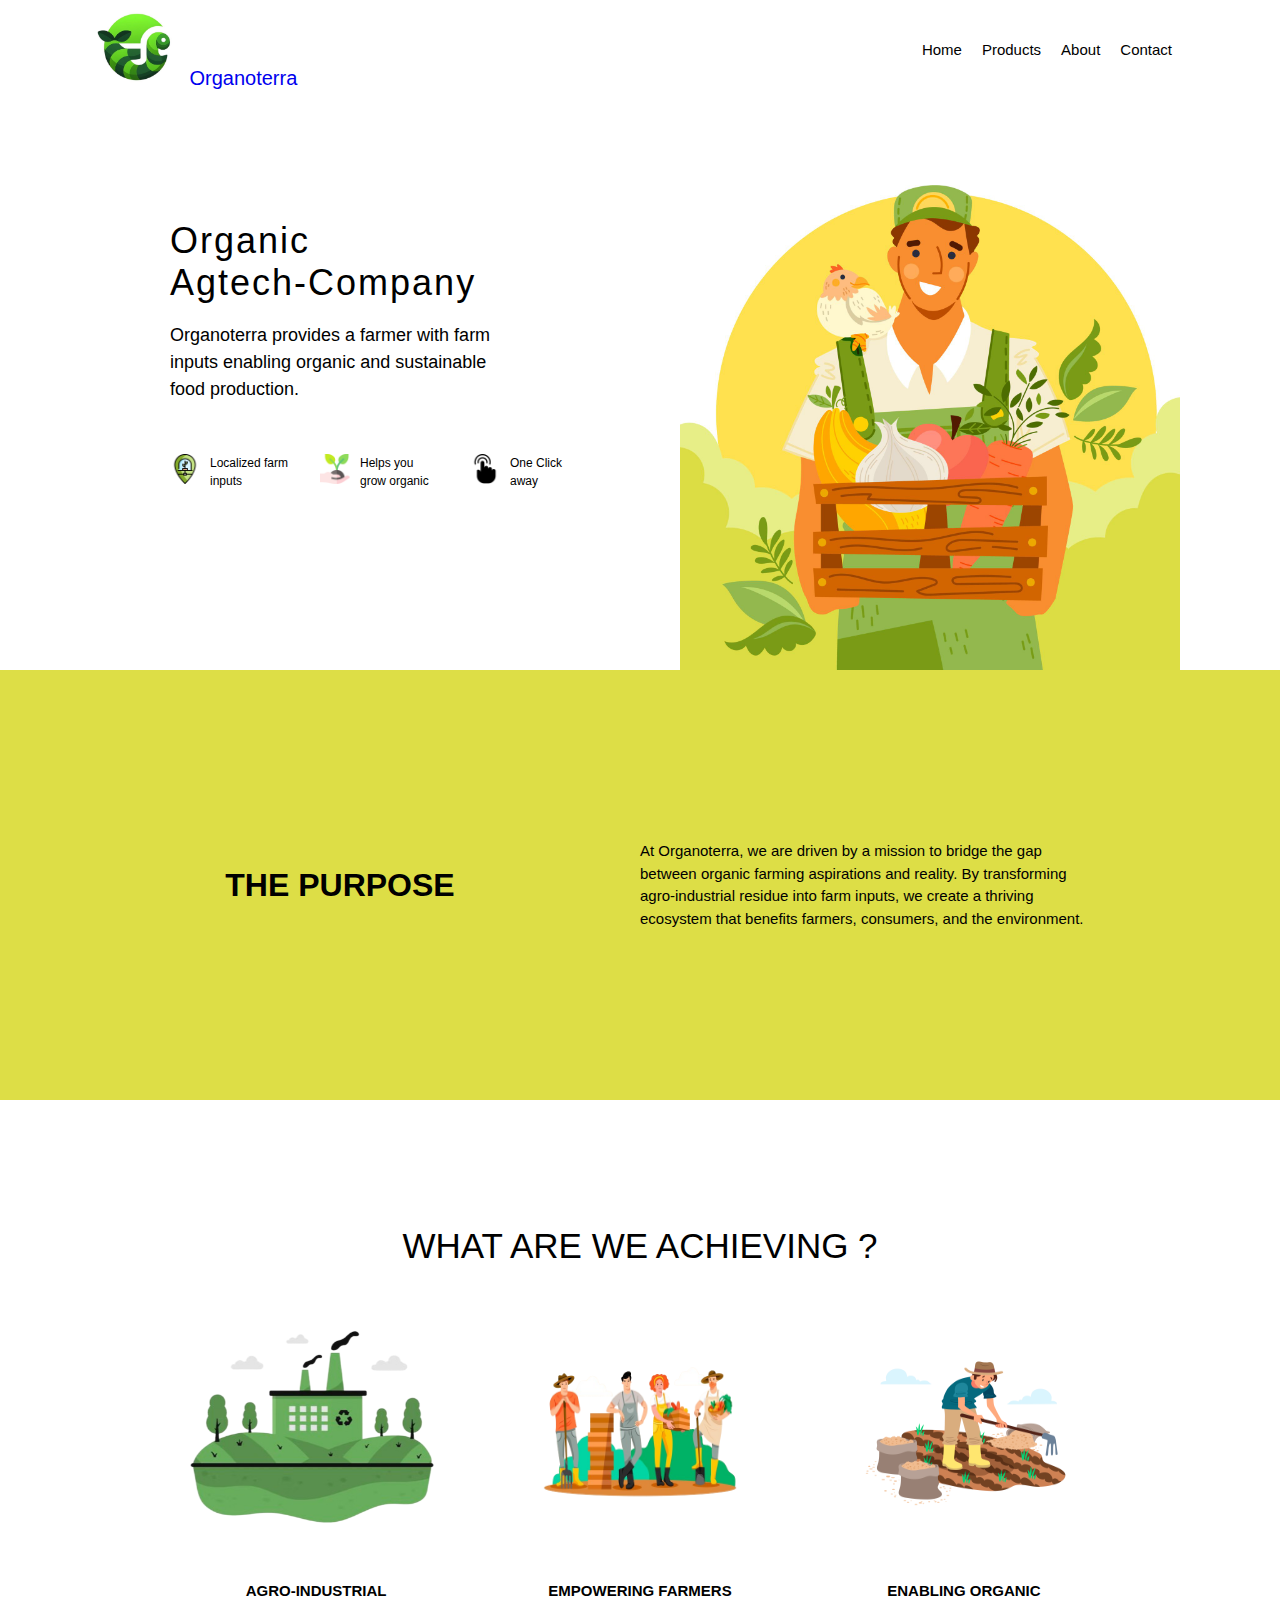
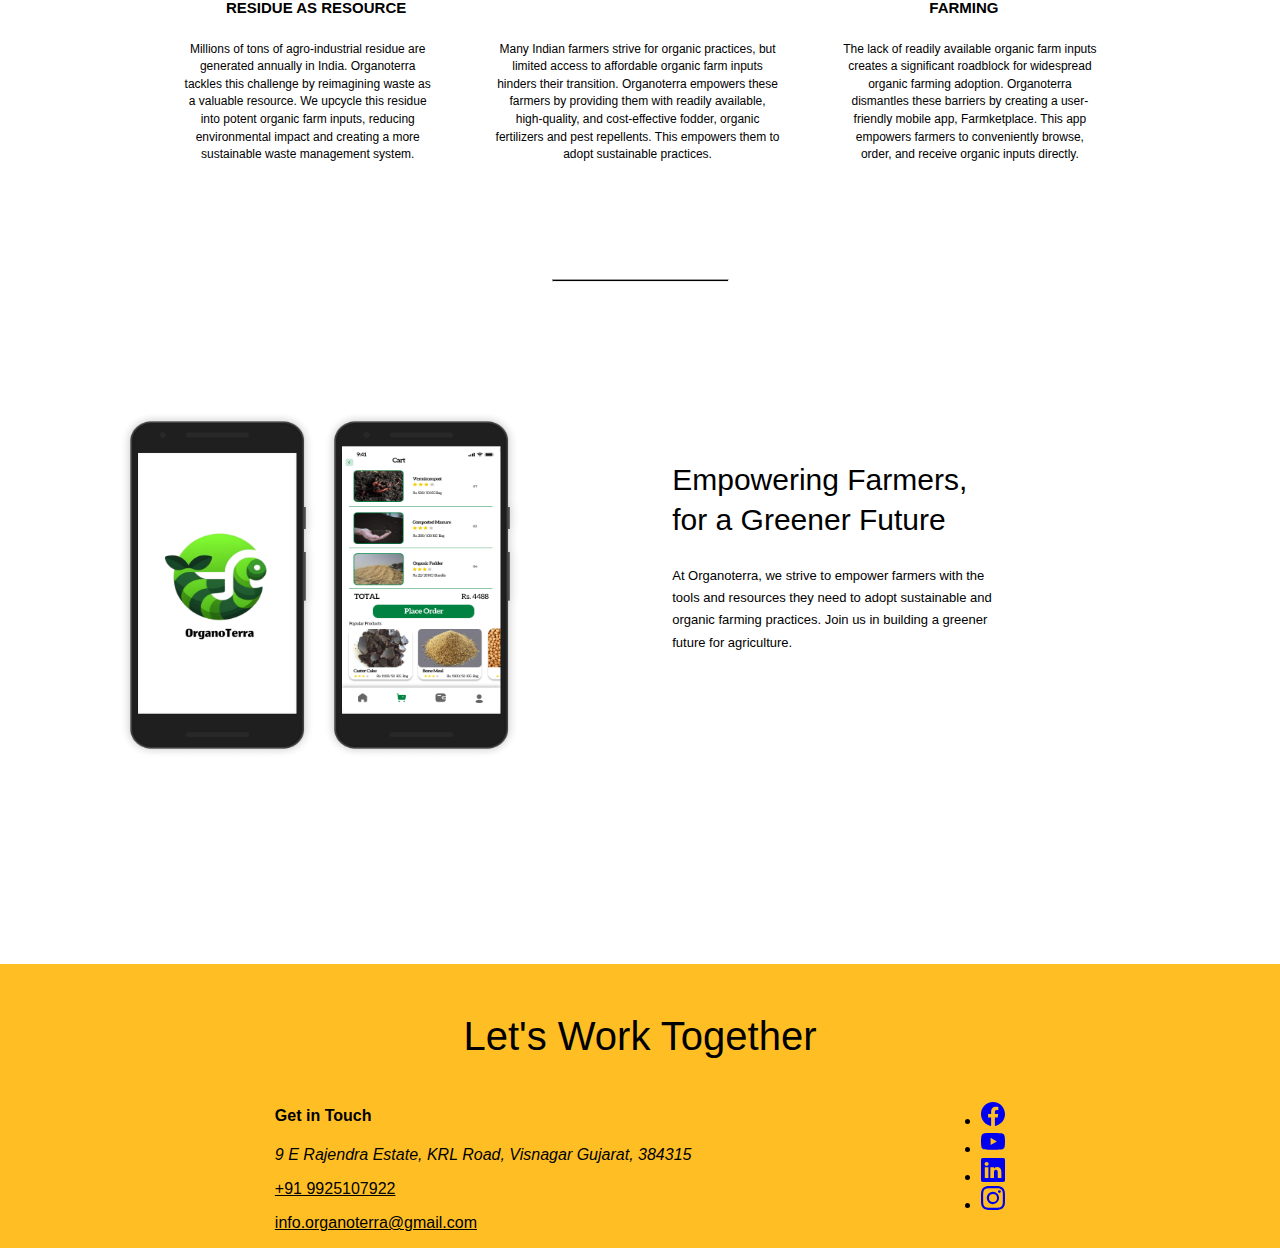
<file: index.html>
<!DOCTYPE html>
<html lang="en">

<head>
    <meta charset="UTF-8">
    <meta name="viewport" content="width=device-width, initial-scale=1.0">
    <meta http-equiv="Content-Security-Policy" content="
        default-src 'none';
        style-src 'self' 'unsafe-inline';
        img-src 'self' data;
        " />
    <title>Organoterra</title>
    <link rel="stylesheet" href="css/style.css">
    <link rel="stylesheet" href="css/footer.css">
    <link rel="stylesheet" href="https://unpkg.com/bootstrap@5.3.3/dist/css/bootstrap.min.css">
    <link rel="stylesheet" href="https://unpkg.com/bs-brain@2.0.4/utilities/font-size/font-size.css">
    <link rel="stylesheet" href="https://unpkg.com/bs-brain@2.0.4/utilities/padding/padding.css">
    <link rel="stylesheet" href="https://cdn.jsdelivr.net/npm/bootstrap-icons@1.11.3/font/bootstrap-icons.min.css">
</head>

<body>
    <header>
        <div class="logo">
            <a href="index.html" style="text-decoration: none;">
                <img src="images/logo.jpeg" alt="Company Logo">
                <span class="company-name">Organoterra</span></a>
        </div>
        <nav>
            <ul>
                <li><a href="index.html">Home</a></li>
                <li><a href="product.html">Products</a></li>
                <li><a href="about.html">About</a></li>
                <li><a href="#footer">Contact</a></li>
            </ul>
        </nav>
    </header>
    <main>
        <div class="content">
            <h1>Organic</h1>
            <h1>Agtech-Company</h1>
            <p>Organoterra provides a farmer with farm inputs enabling organic and sustainable food production.</p>

            <div class="icons">
                <div class="icon">
                    <img src="images/pin.png" alt="Icon 1">
                </div>
                <div class="icon-text">
                    <span>Localized farm inputs</span>
                </div>
                <div class="icon blank">
                    <img src="images/icon-2.png" alt="Icon 2">
                </div>
                <div class="icon-text">
                    <span>Helps you grow organic</span>
                </div>
                <div class="icon blank">
                    <img src="images/icon-3.png" alt="Icon 3">
                </div>
                <div class="icon-text">
                    <span>One Click away</span>
                </div>
            </div>
        </div>
        <div class="main-image">
            <img src="images/main_image.jpeg" alt="Main Image">
        </div>
    </main>

    <div class="purpos">
        <div>
            <h1>
                The Purpose
            </h1>
        </div>
        <div>
            <p>
                At Organoterra, we are driven by a mission to bridge the gap between organic farming aspirations and
                reality. By transforming agro-industrial residue into farm inputs, we create a thriving ecosystem that
                benefits farmers, consumers, and the environment.
            </p>
        </div>
    </div>

    <div class="my-container">
        <h1>WHAT ARE WE ACHIEVING ?</h1>
    </div>

    <div class="container">
        <div class="row">
            <div class="col">
                <img src="images/1stpic.png" width="250px" height="200px" alt="Farmers">
            </div>
            <div class="col">
                <img src="images/2ndpic.png" width="250px" height="200px" alt="Farmers">
            </div>
            <div class="col">
                <img src="images/3rdpic.jpg" width="250px" height="200px" alt="Farmers">
            </div>
        </div>
    </div>
    <div class="container">
        <div class="row">
            <div class="col">
                <h2>AGRO-INDUSTRIAL RESIDUE AS RESOURCE</h2>
            </div>
            <div class="col">
                <h2>EMPOWERING FARMERS</h2>
            </div>
            <div class="col">
                <h2>ENABLING ORGANIC FARMING</h2>
            </div>
        </div>
    </div>

    <div class="container">
        <div class="row">
            <div class="col">
                <p>Millions of tons of agro-industrial residue are generated annually in India. Organoterra tackles this
                    challenge by reimagining waste as a valuable resource. We upcycle this residue into potent organic
                    farm inputs, reducing environmental impact and creating a more sustainable waste management system.
                </p>
            </div>
            <div class="col">
                <p>Many Indian farmers strive for organic practices, but limited access to affordable organic farm
                    inputs hinders their transition. Organoterra empowers these farmers by providing them with readily
                    available, high-quality, and cost-effective fodder, organic fertilizers and pest repellents. This
                    empowers them to adopt sustainable practices.</p>
            </div>
            <div class="col">
                <p>The lack of readily available organic farm inputs creates a significant roadblock for widespread
                    organic farming adoption. Organoterra dismantles these barriers by creating a user-friendly mobile
                    app, Farmketplace. This app empowers farmers to conveniently browse, order, and receive organic
                    inputs directly.</p>
            </div>
        </div>
    </div>

    <section class="horizon">
        <hr class="section-title-hr">
    </section>


    <div class="future">
        <div class="pic">
            <img src="images/Screenshot1.png" width="200px" height="350px" alt="">
            <img src="images/Screenshot2.png" width="200px" height="350px" alt="">
        </div>
        <div class="tukur">
            <h2>
                Empowering Farmers, for a Greener Future
            </h2>
            <p>
                At Organoterra, we strive to empower farmers with the tools and resources they need to adopt sustainable
                and organic farming practices. Join us in building a greener future for agriculture.
            </p>
        </div>
    </div>

    <footer id="footer">
        <!-- Widgets - Bootstrap Brain Component -->
        <h1>
            Let's Work Together
        </h1>
        <section class="py-4 py-md-5 py-xl-8 border-light">
            <div class="container overflow-hidden">
                <div class="row gy-4 gy-lg-0 justify-content-xl-between">
                    <div class="col-12 col-md-4 col-lg-3 col-xl-2">
                        <div class="widget">
                            <h4 class="widget-title mb-4">Get in Touch</h4>
                            <address class="mb-4">9 E Rajendra Estate,
                                KRL Road, Visnagar
                                Gujarat, 384315</address>
                            <p class="mb-1">
                                <a class="link-secondary text-decoration-none" style="color: black !important;"
                                    href="tel:++919925107922">+91
                                    9925107922</a>
                            </p>
                            <p class="mb-0">
                                <a class="link-secondary text-decoration-none" style="color: black !important;"
                                    href="mailto:info.organoterra@gmail.com">info.organoterra@gmail.com</a>
                            </p>
                        </div>
                    </div>
                    <div class="col-12 col-md-4 col-lg-3 col-xl-2">
                        <div class="col-xs-12 col-md-5 order-0 order-md-1">
                            <div class="social-media-wrapper">
                                <ul class="list-unstyled m-0 p-0 d-flex justify-content-center justify-content-md-end">
                                    <li class="me-3">
                                        <a href="#!" class="link-dark link-opacity-75-hover">
                                            <svg xmlns="http://www.w3.org/2000/svg" width="24" height="24"
                                                fill="currentColor" class="bi bi-facebook" viewBox="0 0 16 16">
                                                <path
                                                    d="M16 8.049c0-4.446-3.582-8.05-8-8.05C3.58 0-.002 3.603-.002 8.05c0 4.017 2.926 7.347 6.75 7.951v-5.625h-2.03V8.05H6.75V6.275c0-2.017 1.195-3.131 3.022-3.131.876 0 1.791.157 1.791.157v1.98h-1.009c-.993 0-1.303.621-1.303 1.258v1.51h2.218l-.354 2.326H9.25V16c3.824-.604 6.75-3.934 6.75-7.951z" />
                                            </svg>
                                        </a>
                                    </li>
                                    <li class="me-3">
                                        <a href="#!" class="link-dark link-opacity-75-hover">
                                            <svg xmlns="http://www.w3.org/2000/svg" width="24" height="24"
                                                fill="currentColor" class="bi bi-youtube" viewBox="0 0 16 16">
                                                <path
                                                    d="M8.051 1.999h.089c.822.003 4.987.033 6.11.335a2.01 2.01 0 0 1 1.415 1.42c.101.38.172.883.22 1.402l.01.104.022.26.008.104c.065.914.073 1.77.074 1.957v.075c-.001.194-.01 1.108-.082 2.06l-.008.105-.009.104c-.05.572-.124 1.14-.235 1.558a2.007 2.007 0 0 1-1.415 1.42c-1.16.312-5.569.334-6.18.335h-.142c-.309 0-1.587-.006-2.927-.052l-.17-.006-.087-.004-.171-.007-.171-.007c-1.11-.049-2.167-.128-2.654-.26a2.007 2.007 0 0 1-1.415-1.419c-.111-.417-.185-.986-.235-1.558L.09 9.82l-.008-.104A31.4 31.4 0 0 1 0 7.68v-.123c.002-.215.01-.958.064-1.778l.007-.103.003-.052.008-.104.022-.26.01-.104c.048-.519.119-1.023.22-1.402a2.007 2.007 0 0 1 1.415-1.42c.487-.13 1.544-.21 2.654-.26l.17-.007.172-.006.086-.003.171-.007A99.788 99.788 0 0 1 7.858 2h.193zM6.4 5.209v4.818l4.157-2.408L6.4 5.209z" />
                                            </svg>
                                        </a>
                                    </li>
                                    <li class="me-3">
                                        <a href="https://www.linkedin.com/company/101449929/admin/feed/posts/"
                                            class="link-dark link-opacity-75-hover">
                                            <svg xmlns="http://www.w3.org/2000/svg" width="24" height="24"
                                                fill="currentColor" class="bi bi-linkedin" viewBox="0 0 16 16">
                                                <path
                                                    d="M0 1.146C0 .513.526 0 1.175 0h13.65C15.474 0 16 .513 16 1.146v13.708c0 .633-.526 1.146-1.175 1.146H1.175C.526 16 0 15.487 0 14.854zm4.943 12.248V6.169H2.542v7.225zm-1.2-8.212c.837 0 1.358-.554 1.358-1.248-.015-.709-.52-1.248-1.342-1.248S2.4 3.226 2.4 3.934c0 .694.521 1.248 1.327 1.248zm4.908 8.212V9.359c0-.216.016-.432.08-.586.173-.431.568-.878 1.232-.878.869 0 1.216.662 1.216 1.634v3.865h2.401V9.25c0-2.22-1.184-3.252-2.764-3.252-1.274 0-1.845.7-2.165 1.193v.025h-.016l.016-.025V6.169h-2.4c.03.678 0 7.225 0 7.225z" />
                                            </svg>
                                        </a>
                                    </li>
                                    <li class="">
                                        <a href="#!" class="link-dark link-opacity-75-hover">
                                            <svg xmlns="http://www.w3.org/2000/svg" width="24" height="24"
                                                fill="currentColor" class="bi bi-instagram" viewBox="0 0 16 16">
                                                <path
                                                    d="M8 0C5.829 0 5.556.01 4.703.048 3.85.088 3.269.222 2.76.42a3.917 3.917 0 0 0-1.417.923A3.927 3.927 0 0 0 .42 2.76C.222 3.268.087 3.85.048 4.7.01 5.555 0 5.827 0 8.001c0 2.172.01 2.444.048 3.297.04.852.174 1.433.372 1.942.205.526.478.972.923 1.417.444.445.89.719 1.416.923.51.198 1.09.333 1.942.372C5.555 15.99 5.827 16 8 16s2.444-.01 3.298-.048c.851-.04 1.434-.174 1.943-.372a3.916 3.916 0 0 0 1.416-.923c.445-.445.718-.891.923-1.417.197-.509.332-1.09.372-1.942C15.99 10.445 16 10.173 16 8s-.01-2.445-.048-3.299c-.04-.851-.175-1.433-.372-1.941a3.926 3.926 0 0 0-.923-1.417A3.911 3.911 0 0 0 13.24.42c-.51-.198-1.092-.333-1.943-.372C10.443.01 10.172 0 7.998 0h.003zm-.717 1.442h.718c2.136 0 2.389.007 3.232.046.78.035 1.204.166 1.486.275.373.145.64.319.92.599.28.28.453.546.598.92.11.281.24.705.275 1.485.039.843.047 1.096.047 3.231s-.008 2.389-.047 3.232c-.035.78-.166 1.203-.275 1.485a2.47 2.47 0 0 1-.599.919c-.28.28-.546.453-.92.598-.28.11-.704.24-1.485.276-.843.038-1.096.047-3.232.047s-2.39-.009-3.233-.047c-.78-.036-1.203-.166-1.485-.276a2.478 2.478 0 0 1-.92-.598 2.48 2.48 0 0 1-.6-.92c-.109-.281-.24-.705-.275-1.485-.038-.843-.046-1.096-.046-3.233 0-2.136.008-2.388.046-3.231.036-.78.166-1.204.276-1.486.145-.373.319-.64.599-.92.28-.28.546-.453.92-.598.282-.11.705-.24 1.485-.276.738-.034 1.024-.044 2.515-.045v.002zm4.988 1.328a.96.96 0 1 0 0 1.92.96.96 0 0 0 0-1.92zm-4.27 1.122a4.109 4.109 0 1 0 0 8.217 4.109 4.109 0 0 0 0-8.217zm0 1.441a2.667 2.667 0 1 1 0 5.334 2.667 2.667 0 0 1 0-5.334z" />
                                            </svg>
                                        </a>
                                    </li>
                                </ul>
                            </div>
                        </div>
                    </div>
                </div>
            </div>
        </section>

    </footer>

</body>

</html>
</file>
<file: css/style.css>
@import url('https://fonts.googleapis.com/css2?family=Space+Grotesk:wght@300..700&display=swap');
@import url('https://fonts.googleapis.com/css2?family=Raleway:ital,wght@0,100..900;1,100..900&display=swap');


/* General styles */
body {
    background-color: white;
    font-family: Arial, sans-serif;
    margin: 0;
    padding: 0;
}

/* Header styles */
header {
    display: flex;
    justify-content: space-between;
    align-items: center;
    padding: 10px 20px;
    position: fixed;
    top: 0%;
    background-color: white;
    width: 100%;
}

.logo {
    display: flex;
    align-items: center;
    margin-left: 75px;
}

.logo img {
    width: 80px;
    height: auto;
    margin-right: 10px;
}

.company-name {
    font-size: 20px;
    font-weight: 500;
}

nav {
    margin-right: 10%;
}

nav ul {
    list-style-type: none;
    margin: 0;
    padding: 0;
    display: flex;
}

nav ul li {
    margin-left: 20px;
}

nav ul li a {
    text-decoration: none;
    color: black;
    font-family: "Raleway", sans-serif;
    font-style: normal;
    font-weight: 400;
    font-size: 15px;
}

nav ul li a:hover {
    color: gray;
}

nav ul li a:active {
    color: gray;
}

/* Main content styles */
main {
    display: flex;
    justify-content: space-between;
    align-items: flex-start;
    padding: 20px 20px 0 20px;
    margin-top: 150px;
}

.content {
    max-width: 50%;
    margin-left: 150px;
    margin-top: 50px;
}

.content h1 {
    font-size: 36px;
    font-weight: 400 !important;
    letter-spacing: 2px;
    margin: 0%;
}

.content p {
    width: 350px;
    color: black;
    font-family: 'proxima-nova', sans-serif;
    font-size: 18px;
    font-weight: 300;
    line-height: 1.5;
    margin-bottom: 50px;
}

.icons {
    margin-top: 20px;
    display: flex;
    flex-direction: row;
    flex-wrap: wrap;
    align-items: center;
}

.icon {
    object-fit: fill;
    align-items: center;
}

.blank {
    padding-left: 30px;
}

.icon-text {
    width: 80px;
}

.icon-text span {
    font-family: 'proxima-nova', sans-serif;
    font-size: 12px;
    font-weight: 300;
}

.icon img {
    width: 30px;
    height: auto;
    margin-right: 10px;
}

.icon p {
    font-size: 10px;
    color: black;
}

.company-name,
.content h1 {
    font-family: "Space Grotesk", sans-serif;
    font-weight: 500;
}

/* Main image styles */
.main-image {
    margin-right: 80px;
    height: 500px;
}

.main-image img {
    width: 500px;
    height: 500px;
    object-fit: fill;
}

/* Purpose Section */
.purpos {
    height: 350px;
    background-color: #ddde46;
    display: flex;
    align-items: center;
    padding: 40px;

}

.purpos div {
    width: 50%;
}

.purpos div h1 {
    text-align: center;
    text-transform: uppercase;
    font-family: "Space Grotesk", sans-serif;
    font-weight: bold;
}

.purpos div p {
    text-align: left;
    width: 450px;
    font-family: 'proxima-nova', sans-serif;
    font-size: 15px;
    font-weight: 200;
    line-height: 1.5;
}

.my-container {
    padding-right: 15px;
    padding-left: 15px;
    margin-right: auto;
    margin-left: auto;
    padding-top: 8%;
}

@media (min-width: 768px) {
    .my-container {
        width: 750px;
    }
}

@media (min-width: 992px) {
    .my-container {
        width: 970px;
    }
}

@media (min-width: 1200px) {
    .my-container {
        width: 1170px;
    }
}

.my-container h1 {
    text-align: center;
    margin-bottom: 60px;
    font-family: "Space Grotesk", sans-serif;
    font-weight: normal;
    font-size: 35px;
    text-align: center;

}

.row{
    display: flex;
    flex-direction: row;
    justify-content: space-around;
    padding: 0 150px;
}

.col img{
    padding-bottom: 40px;
}

.col h2{
    font-family: "Space Grotesk", sans-serif;
    font-size: 15px;
    text-align: center;
    max-width: 200px;
}

.col p{
    font-family: 'proxima-nova', sans-serif;
    font-weight: 300;
    font-size: 12px;
    text-align: center;
    padding: 0 30px;
    line-height: 1.1rem;
    
}

.col p{
    padding-bottom: 75px;
}

.horizon {
    display: flex;
    flex-direction: column;
    justify-content: flex-start;
    align-items: center;
    padding: 20px;
  }
  hr {
    opacity: 1; /* Bootstrap override, thanks fcc fourm mod lasjorg for the help */
  }

.section-title-hr {
    width: 175px;
    height: 1px;
    /* border: 0.5px solid rgb(0, 0, 0); */
    background-color: rgb(0, 0, 0);
    display: block;
  }

  .future{
    display:flex;
    flex-direction:row ;
    justify-content: center;
    width: 100%;
    margin-top: 100px;
    margin-bottom: 200px;
  }

  .future div{
    max-width: 40%;
  }

  .tukur{
    padding: 25px 150px;
  }

  .tukur h2{
    font-family: "Space Grotesk", sans-serif;
    font-size: 30px;
    font-weight: normal;
    text-align: left;
    max-width: 300px;
    line-height: 2.5rem;
  }

  .tukur p{
    font-family: 'proxima-nova', sans-serif;
    font-weight: 300;
    font-size: 13px;
    text-align: left;
    max-width: 340px;
    line-height: 1.4rem;
  }
</file>
<file: css/footer.css>
footer{
    background-color: #ffbf24;
}

footer h1{
    font-family: "Space Grotesk", sans-serif;
    font-size: 40px;
    font-weight: 400;
    text-align: center;
    padding-top: 50px;
}

.my-contact{
    display: flex;
    flex-direction: row;
    width: fit-content;
}

.card{
    flex-direction: column;
}

.widget{
    width: fit-content;
}
</file>
